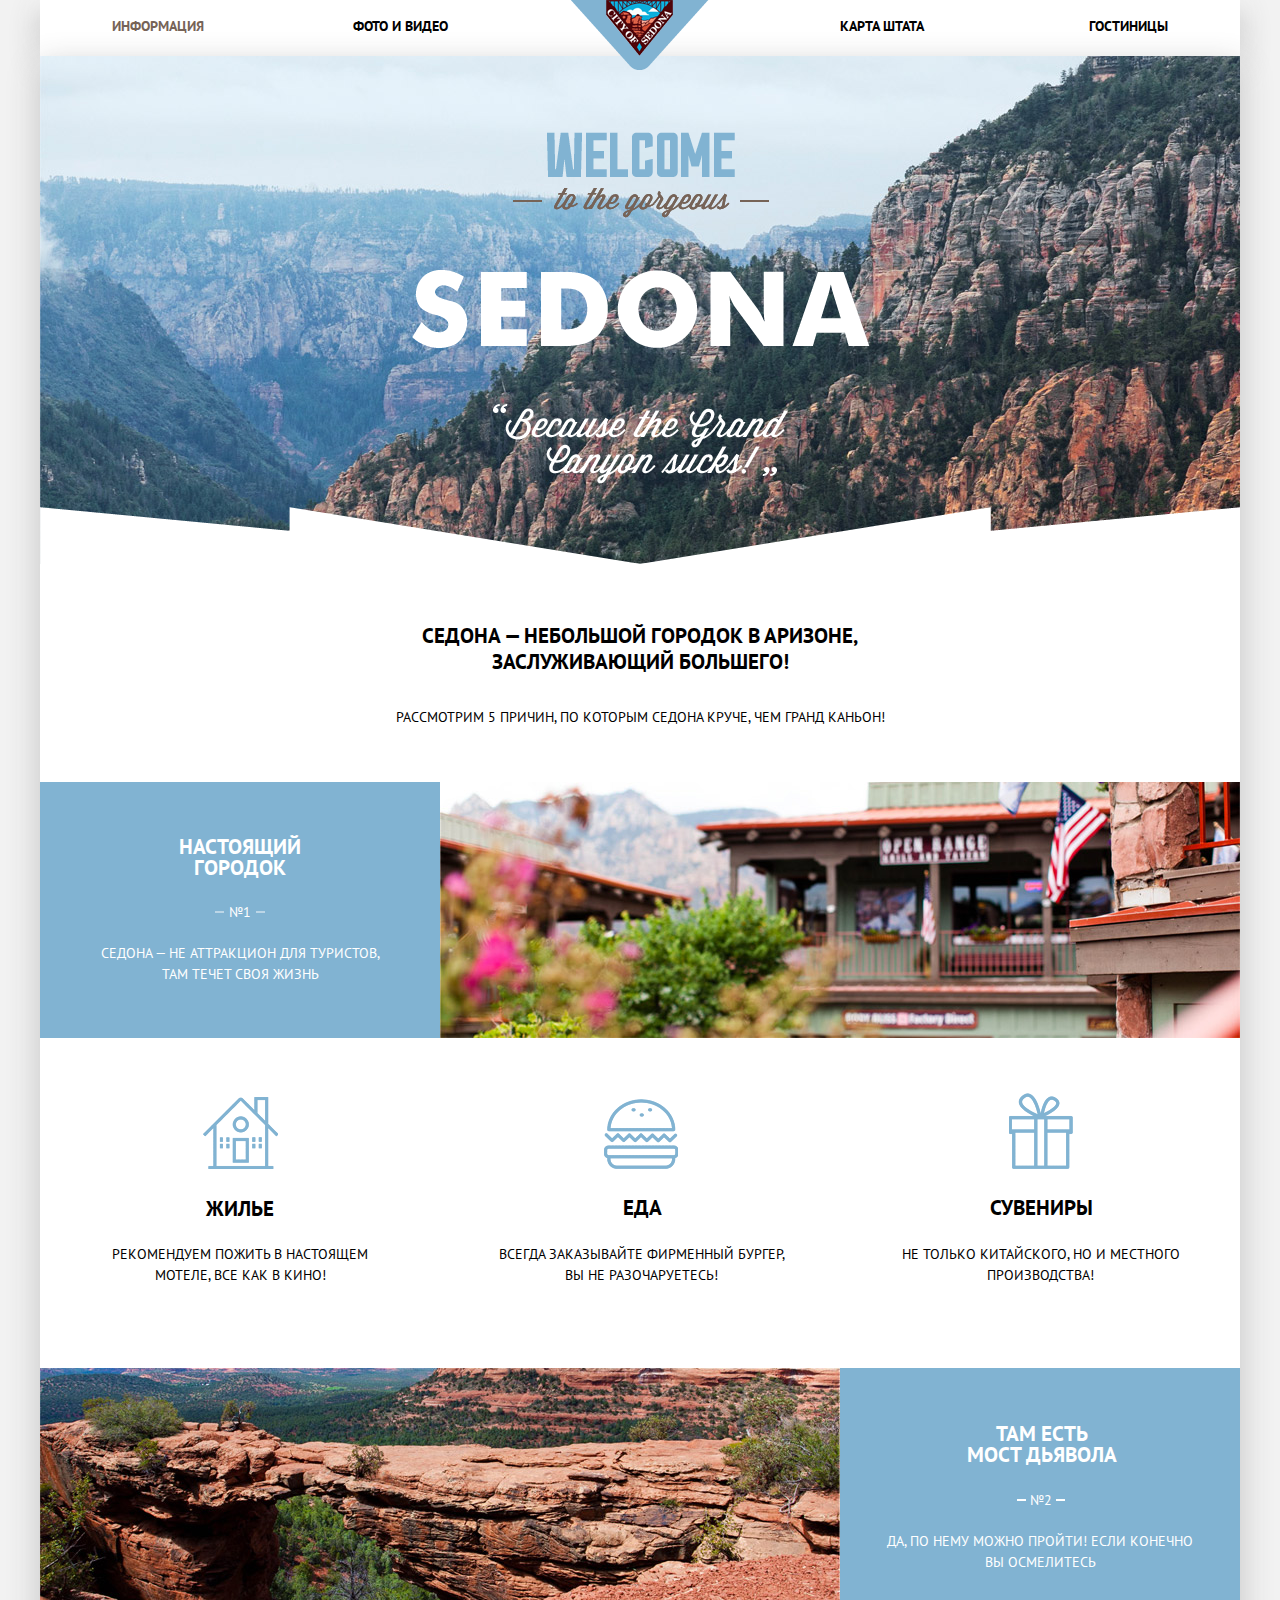
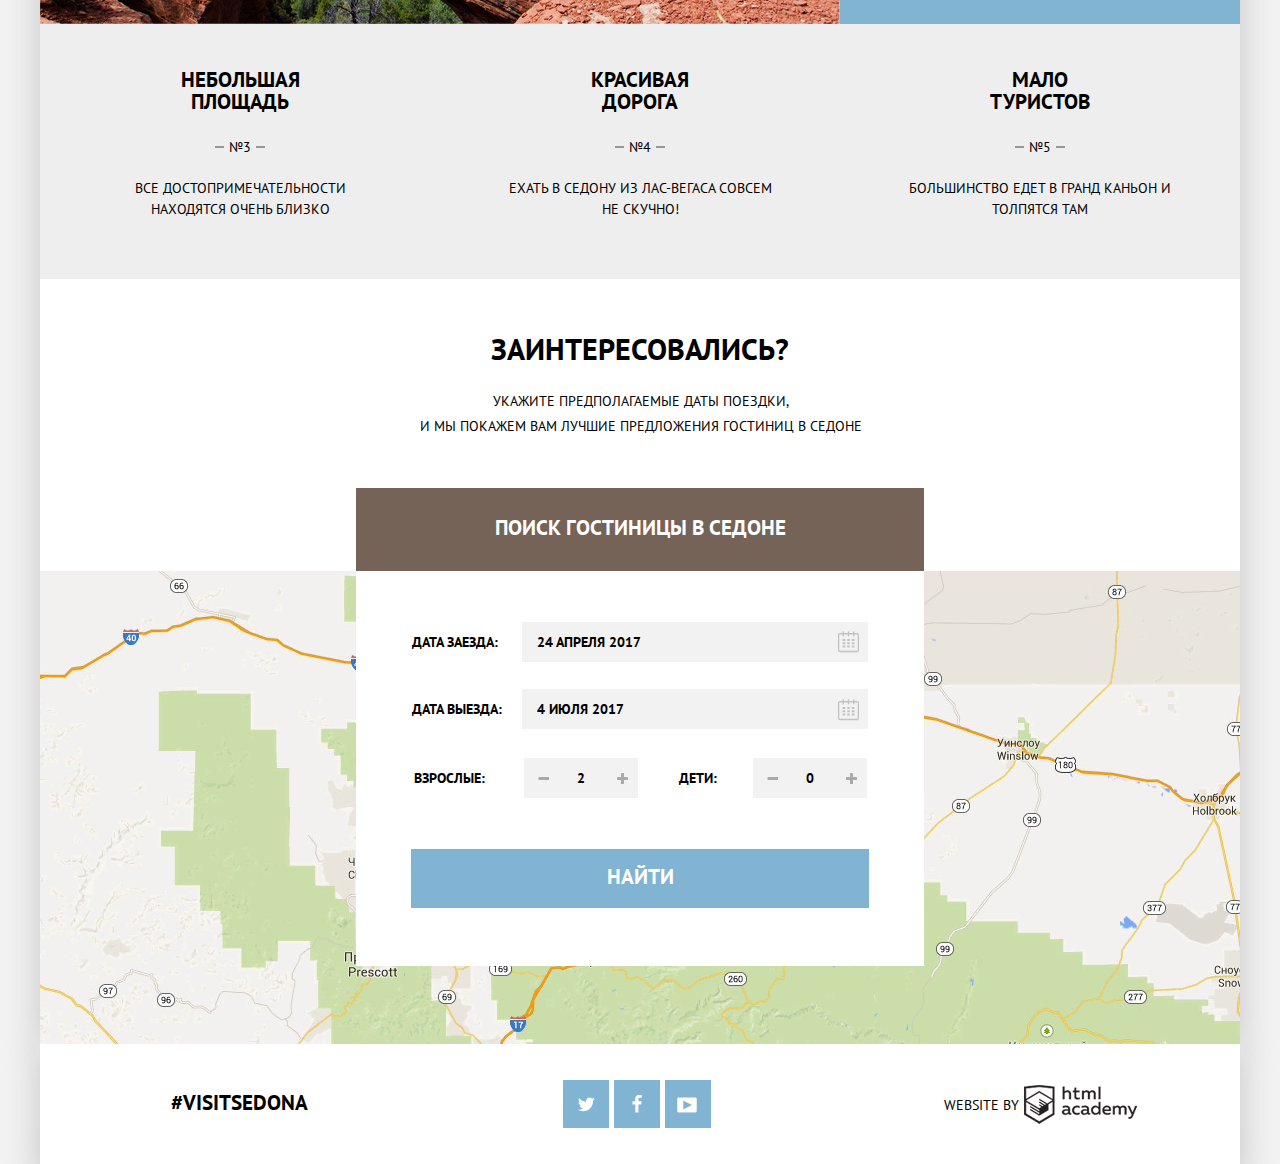
<file: index.html>
<!DOCTYPE html>
<html lang="ru">
	<head>
		<meta charset="UTF-8">
		<title>Седона - Главная страница</title>
		<link rel="StyleSheet" href="css/normalize.css" type="text/css">
		<link rel="StyleSheet" href="css/style.min.css" type="text/css">
		<link href="http://fonts.googleapis.com/css?family=PT+Sans:400,700&amp;subset=latin,cyrillic" rel="stylesheet" type="text/css">
	</head>
	<body>
		<header class="main-header">
			<div class="container">
				<a href="index.html" class="menu-logo"><img src="img/menu-logo.png" width="138" height="70" alt="Logo"></a>
				<nav>
					<ul class="navigation">
						<li><a class="menu-active" href="#">Информация</a></li>
						<li><a href="#">Фото и видео</a></li>
						<li><a href="#">Карта штата</a></li>
						<li><a href="catalog.html">Гостиницы</a></li>
					</ul>
				</nav>
			</div>
		</header>
		<main class="main-body">
			<div class="container">
				<div class="card">
					<img src="img/icon_main_label.png" width="458" height="352" alt="Main-label">
				</div>
				<div class="main-info">
					<p class="main-description">Седона — небольшой городок в Аризоне, заслуживающий большего!</p>
					<p class="side-description">Рассмотрим 5 причин, по которым седона круче, чем гранд каньон!</p>
				</div>
				<div class="main-cause">
					<section class="cause-text-left">
						<div class="city-description">
							<p class="city-description-title">Настоящий городок</p>
							<p class="city-description-number">№1</p>
							<p class="city-description-subtitle">Седона — не аттракцион для туристов, там течет своя жизнь</p>     
						</div>
						<div class="img-right">
							<img src="img/city-sedona.jpg" width="800" height="256" alt="City-sedona">
						</div>
					</section>
					<section class="main-facts">
						<div class="col housing">
							<p class="col-title">Жилье</p>
							<p class="col-about">Рекомендуем пожить в настоящем мотеле, все как в кино!</p>	
						</div>
						<div class="col food">
							<p class="col-title">Еда</p>
							<p class="col-about">Всегда заказывайте фирменный бургер, вы не разочаруетесь!</p>
						</div>
						<div class="col souvenirs">
							<p class="col-title">Сувениры</p>	
							<p class="col-about">Не только китайского, но и местного производства!</p>
						</div>
					</section>
					<section class="cause-text-right"> 
						<div class="img-left">
							<img src="img/Devil-Bridge.jpg" width="800" height="256" alt="Devil-Bridge">
						</div>
						<div class="devilbridge">
							<p class="devilbridge-description-title">Там есть <br> мост дьявола</p>
							<p class="devilbridge-description-number">№2</p>
							<p class="devilbridge-description-subtitle">Да, по нему можно пройти! Если конечно вы осмелитесь</p>
						</div> 	
					</section>
					<section class="side-facts">
						<div class="col square">
							<p class="col-title">Небольшая площадь</p>
							<p class="col-number">№3</p>
							<p class="col-about">Все достопримечательности находятся очень близко</p>	
						</div>
						<div class="col road">
							<p class="col-title">Красивая дорога</p>
							<p class="col-number">№4</p>
							<p class="col-about">Ехать в Седону из Лас-Вегаса совсем не скучно!</p>
						</div>
						<div class="col tourist">
							<p class="col-title">Мало туристов</p>
							<p class="col-number">№5</p>	
							<p class="col-about">Большинство едет в Гранд Каньон и толпятся там</p>
						</div>
					</section>
					<!-- Форма -->
					<div class="offer">
						<p class="offer-title">Заинтересовались?</p>
						<p class="offer-info">Укажите предполагаемые даты поездки, <br> и мы покажем вам лучшие предложения гостиниц в седоне</p>
						<div class="offer-block">
							<a class="offer-btn" href="#">Поиск гостиницы в Седоне</a>
							<div class="offer-form">
								<form method="post">
									<div class="offer-form-dates">
										<div class="offer-form-row">
											<i class="icon-calendar-arrive"></i>
											<label class="offer-form-label clearfix" for="offer-arrive-date">Дата заезда:</label>
											<input type="text" id="offer-arrive-date" value="24 апреля 2017" required >
										</div>
										<div class="offer-form-row clearfix">
											<i class="icon-calendar-departure"></i>
											<label class="offer-form-label" for="offer-departure-date">Дата выезда:</label>
											<input type="text" id="offer-departure-date" value="4 июля 2017" required>
										</div>
									</div>
									<div class="offer-form-row clearfix">
										<div class="offer-form-col offer-col-adult clearfix">
											<label class="offer-form-label" for="offer-audit-adult">Взрослые:</label>
											<input type="text" id="offer-audit-adult" value="2" required>
											<a class="offer-controls-subtract" href="#"></a>
											<a class="offer-controls-add" href="#"></a>
										</div>
										<div class="offer-form-col offer-col-junior clearfix">
											<label class="offer-form-label" for="offer-audit-junior">Дети:</label>
											<input type="text" id="offer-audit-junior" value="0" required>
											<a class="offer-controls-subtract" href="#"></a>
											<a class="offer-controls-add" href="#"></a>
										</div>
									</div>
									<button class="offer-form-btn" type="submit">Найти</button>
								</form>
							</div>
						</div>
					</div>
					<div class="map">
						<div class="map-image"></div>
							<img src="img/map-image.jpg" width="1200" height="593" alt="Карта Седоны">
						</div>
					</div>
			</div>
		</main>
		<footer class="main-footer">
			<div class="container">
				<section class="footer-hashtag">
					<p>#Visitsedona</p>
				</section>
				<section class="footer-social">
					<a class="social-btn social-btn-twitter" href="#">Twitter</a>
					<a class="social-btn social-btn-facebook" href="#">Facebook</a>
					<a class="social-btn social-btn-youtube" href="#">Youtube</a>
				</section>
				<section class="footer-copyright">
					<span class="footer-copyright-by">Website by</span>
					<a class="footer-copyright-log" href="https://htmlacademy.ru">HTML Academy</a>
				</section>
			</div>
		</footer>
	</body>
</html>
</file>
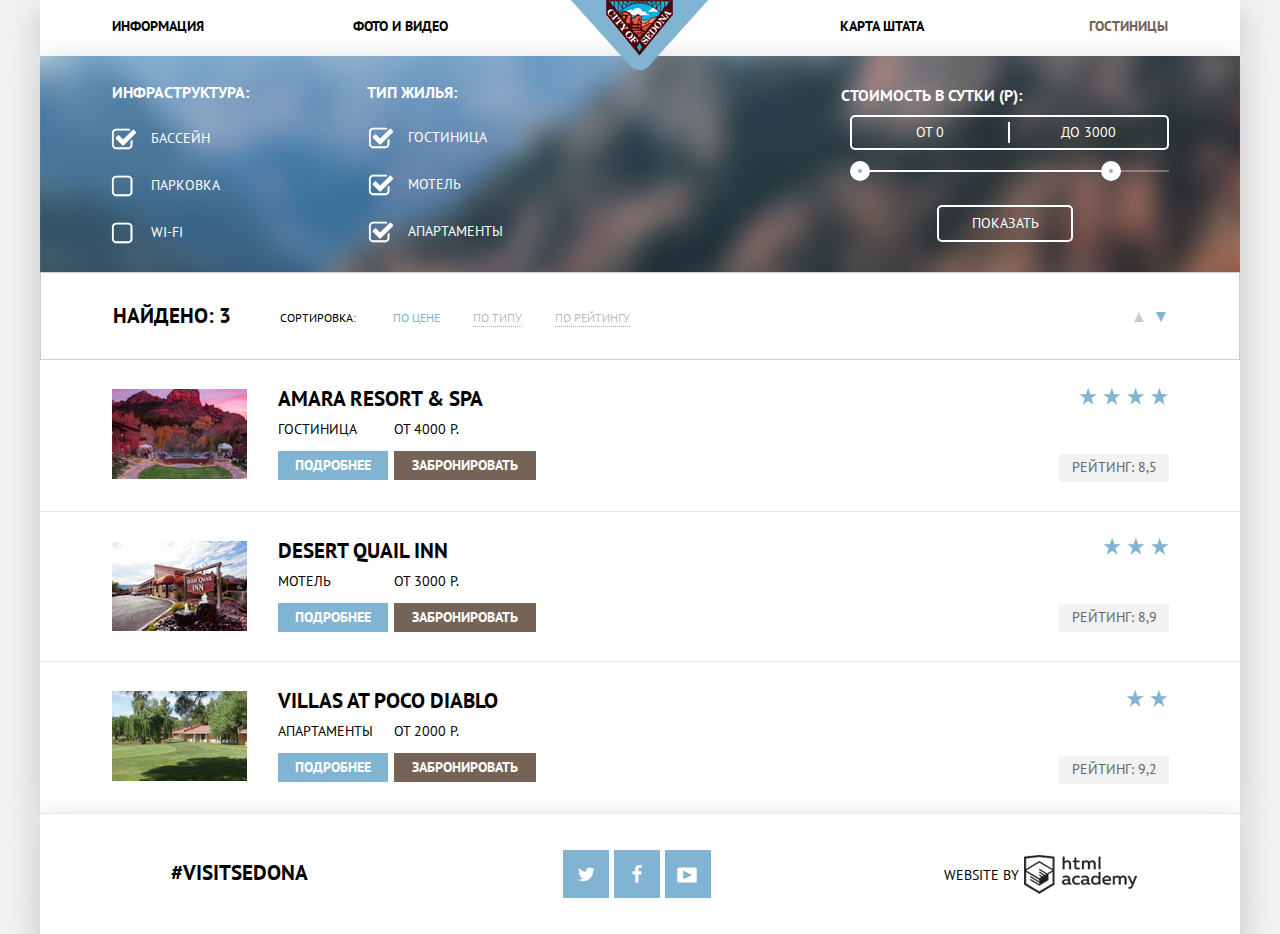
<file: catalog.html>
<!DOCTYPE html>
<html lang="ru">
	<head>
		<meta charset="UTF-8">
		<title>Седона - Каталог</title>
		<link rel="StyleSheet" href="css/normalize.css" type="text/css">
		<link rel="StyleSheet" href="css/style.min.css" type="text/css">
		<link href="http://fonts.googleapis.com/css?family=PT+Sans:400,700&amp;subset=latin,cyrillic" rel="stylesheet" type="text/css">
	</head>
	<body>
		<header class="main-header">
			<div class="container">
				<a href="index.html" class="menu-logo"><img src="img/menu-logo.png" width="138" height="70" alt="Logo"></a>
				<nav>
					<ul class="navigation">
						<li><a href="#">Информация</a></li>
						<li><a href="#">Фото и видео</a></li>
						<li><a href="#">Карта штата</a></li>
						<li><a class="menu-active" href="catalog.html">Гостиницы</a></li>
					</ul>
				</nav>
			</div>
		</header>
		<main class="main-body">
			<div class="container">
				<div class="filter clearfix">
					<form method="post">
						<div class="filter-infrastructure">
							<p class="filter-infrastructure-title">Инфраструктура:</p>
							<input type="checkbox" id="filter-pool" checked>
							<label class="filter-variant" for="filter-pool">Бассейн</label>
							<input type="checkbox" id="filter-parking">
							<label class="filter-variant" for="filter-parking">Парковка</label>
							<input type="checkbox" id="filter-wifi">
							<label class="filter-variant" for="filter-wifi">wi-fi</label>
						</div>
						<div class="filter-housing">
							<p class="filter-housing-title">Тип жилья:</p>
							<input type="checkbox" id="filter-hotel" checked>
							<label class="filter-variant" for="filter-hotel">Гостиница</label>
							<input type="checkbox" id="filter-motel" checked>
							<label class="filter-variant" for="filter-motel">Мотель</label>
							<input type="checkbox" id="filter-apartment" checked>
							<label class="filter-variant" for="filter-apartment">Апартаменты</label>
						</div>
						<div class="filter-price">
							<p class="filter-price-title">Стоимость в сутки (Р):</p>
							<div class="filter-price-controll">
								<div class="filter-price-boundaries">
									<input type="text" value="От 0" required>
									<input type="text" value="До 3000" required>
								</div>
								<div class="filter-price-scale">
									<div class="filter-scale-toggle filter-min-toggle"></div>
									<div class="filter-scale-toggle filter-max-toggle"></div>
								</div>
							</div>
							<button class="filter-btn" type="submit">Показать</button>
						</div>
					</form>
				</div>
				<div class="sort-result clearfix">
					<div class="options-left-column">
						<span class="options-found">Найдено: 3</span>
						<span class="options-about">Сортировка:</span>
						<a href="#" class="options-variant options-price options-active">По цене</a>
						<a href="#" class="options-variant options-type">По типу</a>
						<a href="#" class="options-variant options-functions">По рейтингу</a>
					</div>
					<div class="options-right-column">
						<a class="options-up-arrow" href="#"></a>
						<a class="options-down-arrow options-active" href="#"></a>
					</div>
				</div>
				<div class="result">
					<div class="result-housing clearfix amara">
						<div class="result-housing-left">
							<div class="result-housing-img">
								<img src="img/result-hotel-amara.jpg" width="135" height="90" alt="Amara_Resort_Spa">
							</div>
							<div class="result-housing-infoblock">
								<a class="result-infoblock-title" href="#">Amara resort &#38; spa</a>
								<div class="result-about clearfix">
									<div class="result-about-housing">
										<p class="result-housing-type">Гостиница</p>
										<a class="result-housing-more" href="#">Подробнее</a>
									</div>
									<div class="result-about-booking">
										<p class="result-about-price">от 4000 р.</p>
										<a class="result-booking-btn" href="#">Забронировать</a>
									</div>
								</div>
							</div>
						</div>
						<div class="result-housing-ratings">
							<div class="result-ratings-stars result-ratings-four"></div>
							<p class="result-mark-info">Рейтинг: 8,5</p>
						</div>
					</div>
					<div class="result-housing clearfix desert">
						<div class="result-housing-left">
							<div class="result-housing-img">
								<img src="img/result-hotel-desert.jpg" width="135" height="90" alt="Desert_Quail_Inn">
							</div>
							<div class="result-housing-infoblock">
								<a class="result-infoblock-title" href="#">Desert Quail Inn</a>
								<div class="result-about clearfix">
									<div class="result-about-housing">
										<p class="result-housing-type">Мотель</p>
										<a class="result-housing-more" href="#">Подробнее</a>
									</div>
									<div class="result-about-booking">
										<p class="result-about-price">от 3000 р.</p>
										<a class="result-booking-btn" href="#">Забронировать</a>
									</div>
								</div>
							</div>
						</div>
						<div class="result-housing-ratings">
							<div class="result-ratings-stars result-ratings-three"></div>
							<p class="result-mark-info">Рейтинг: 8,9</p>
						</div>
					</div>
					<div class="result-housing clearfix villas">
						<div class="result-housing-left">
							<div class="result-housing-img">
								<img src="img/result-hotel-villas.jpg" width="135" height="90" alt="Villas_at_Poco_Diabl">
							</div>
							<div class="result-housing-infoblock">
								<a class="result-infoblock-title" href="#">Villas at Poco Diablo</a>
								<div class="result-about clearfix">
									<div class="result-about-housing">
										<p class="result-housing-type">Апартаменты</p>
										<a class="result-housing-more" href="#">Подробнее</a>
									</div>
									<div class="result-about-booking">
										<p class="result-about-price">от 2000 р.</p>
										<a class="result-booking-btn" href="#">Забронировать</a>
									</div>
								</div>
							</div>
						</div>
						<div class="result-housing-ratings">
							<div class="result-ratings-stars result-ratings-two"></div>
							<p class="result-mark-info">Рейтинг: 9,2</p>
						</div>
					</div>
				</div>	
			</div>  
		</main>
		<footer class="main-footer">
			<div class="container">
				<section class="footer-hashtag">
					<p>#Visitsedona</p>
				</section>
				<section class="footer-social">
					<a class="social-btn social-btn-twitter" href="#">Twitter</a>
					<a class="social-btn social-btn-facebook" href="#">Facebook</a>
					<a class="social-btn social-btn-youtube" href="#">Youtube</a>
				</section>
				<section class="footer-copyright">
					<span class="footer-copyright-by">Website by</span>
					<a class="footer-copyright-log" href="https://htmlacademy.ru">HTML Academy</a>
				</section>
			</div>
		</footer>
	</body>
</html>
</file>
<file: css/style.min.css>
@charset "utf-8";body,figure,h1,h2,h3,input,p,ul{margin:0;padding:0}.container,body{min-width:768px}.navigation a,body{text-transform:uppercase}.card:after,.clearfix::after{content:""}.col-title,.main-info,.navigation a{font-weight:700;text-decoration:none}@font-face{font-family:wisdom_scriptregular;font-weight:400;font-style:normal;src:url(../fonts/wisdom_script_aj-webfont.eot);src:url(../fonts/wisdom_script_aj-webfont.eot?#iefix) format("embedded-opentype"),url(../fonts/wisdom_script_aj-webfont.woff) format("woff"),url(../fonts/wisdom_script_aj-webfont.ttf) format("truetype")}@font-face{font-family:sullivanfill;font-weight:400;font-style:normal;src:url(../fonts/sullivan-fill-webfont.eot);src:url(../fonts/sullivan-fill-webfont.eot?#iefix) format("embedded-opentype"),url(../fonts/sullivan-fill-webfont.woff) format("woff"),url(../fonts/sullivan-fill-webfont.ttf) format("truetype"),url(../fonts/sullivan-fill-webfont.svg#sullivanfill) format("svg")}@font-face{font-family:zeroneroblack;font-weight:400;font-style:normal;src:url(../fonts/zeronero-webfont.eot);src:url(../fonts/zeronero-webfont.eot?#iefix) format("embedded-opentype"),url(../fonts/zeronero-webfont.woff) format("woff"),url(../fonts/zeronero-webfont.ttf) format("truetype"),url(../fonts/zeronero-webfont.svg#zeroneroblack) format("svg")}body{background-color:#f2f2f2;font-family:"PT Sans",sans-serif,Arial}a:focus{outline:0}ul{list-style:none}.clearfix::after{display:table;clear:both}.city-description,.img-right,.navigation li{display:inline-block;vertical-align:top}.container{max-width:1200px;margin:0 auto;background-color:#fff;-webkit-box-shadow:0 10px 30px 0 rgba(50,50,50,.3);-moz-box-shadow:0 10px 30px 0 rgba(50,50,50,.3);box-shadow:0 10px 30px 0 rgba(50,50,50,.3),0 -10px 30px 0 #fff}.navigation{min-height:56px;font-size:0;padding-left:6%;padding-right:6%}.navigation li{width:20%;padding-top:15px;padding-bottom:15px;text-align:center;margin-top:-2px}.navigation li:nth-child(1){text-align:left}.navigation li:nth-child(2){text-align:left;margin-left:30px}.navigation li:nth-child(3){text-align:right;margin-left:148px}.navigation li:nth-child(4){text-align:right;margin-left:33px}.card,.city-description,.city-description p,.col-number,.devilbridge,.devilbridge p,.main-description,.offer,.offer-btn,.side-description{text-align:center}.menu-logo{padding:0;margin:0;position:absolute;left:50%;top:0;z-index:5;transform:translateX(-50%)}.navigation a{color:#000;font-size:14px;line-height:26px;width:20%}.card{position:relative;padding-top:70px;padding-bottom:90px;background:url(../img/index-logo.jpg) 0 -56px no-repeat #647E94;background-size:100% auto;min-height:348px}.card img{position:absolute;top:76px;left:372px}.card:after{position:absolute;bottom:0;left:0;width:100%;height:57px;background:url(../img/logo-shape.png) no-repeat;background-size:100% 57px}.card-greetings{color:#81b3d2;font-family:sullivanfill,sans-serif,Arial;font-size:63px;line-height:70px}.card-subgreetings{text-transform:none;color:#766357;font-family:wisdom_scriptregular,sans-serif,Arial;font-size:29px;line-height:44px;position:relative;top:-17px;width:200px;margin-right:auto;margin-bottom:5px;margin-left:auto}.card-subgreetings:after,.card-subgreetings:before{position:absolute;top:25px;width:29px;height:2px;content:"";background-color:#766357}.card-subgreetings:before{left:-29px}.card-subgreetings:after{right:-29px}.card-title{color:#fff;font-family:zeroneroblack,sans-serif,Arial;font-size:116px;line-height:142px;margin:10px}.card-slogan,.city-description p{margin-right:auto;margin-left:auto}.card-slogan{text-transform:none;color:#fff;font-family:wisdom_scriptregular,sans-serif,Arial;font-size:36px;line-height:36px;width:340px}.main-info{padding-top:59px;padding-bottom:52px}.col-title,.main-info{color:#000;font-size:21px;line-height:26px}.main-description{margin-bottom:29px}.side-description{color:#000;font-size:14px;font-weight:400;line-height:26px}.main-description,.side-description{width:500px;margin-right:auto;margin-left:auto}.cause-text-left{overflow:hidden;height:256px;font-size:0}.city-description{box-sizing:border-box;width:400px;height:310px;padding-top:54px;padding-right:50px;padding-left:50px;background-color:#81b3d2}.city-description-title,.devilbridge-description-title,.offer-btn{text-transform:uppercase;color:#fff;font-size:21px;font-weight:700;line-height:26px}.city-description-title{width:130px;margin-bottom:24px}.city-description p{line-height:21px}.city-description-number,.city-description-subtitle,.col-about,.col-number,.devilbridge-description-number,.devilbridge-description-subtitle,.result-about-price,.result-housing-type{color:#000;font-size:14px;font-weight:400;line-height:21px}.main-facts,.side-facts{font-size:0}.city-description-number,.city-description-subtitle,.devilbridge-description-number,.devilbridge-description-subtitle{color:#fff}.city-description-number{position:relative;width:50px;margin-bottom:20px}.city-description-number:after,.city-description-number:before{position:absolute;top:9px;width:9px;height:2px;content:"";background-color:#bcd6e7}.city-description-number:before{left:0}.city-description-number:after{right:0}.img-right{margin:0;padding:0;line-height:0;width:800px}.img-right img{display:block;width:100%}.col,.img-left{display:inline-block;vertical-align:top}.city-description-subtitle{width:280px}.col{box-sizing:border-box;width:400px;min-height:330px;padding-top:163px;padding-right:4%;padding-left:4%;text-align:center}.col-title{position:relative;width:150px;margin-right:auto;margin-bottom:27px;margin-left:auto}.food .col-title:before,.housing .col-title:before{width:75px;position:absolute;content:""}.housing .col-title:before{top:-99px;left:38px;height:75px;background:url(../img/sprite.png) -289px -4px no-repeat}.housing p{margin-top:-5px}.food .col-title{margin-bottom:18px;margin-top:-6px;margin-left:79px}.souvenirs .col-about{margin-top:-4px;margin-left:1px}.food .col-about{margin-top:23px;margin-left:3px}.souvenirs .col-title{margin-top:-6px;margin-left:78px}.food .col-title:before{top:-96px;left:37px;height:70px;background:url(../img/sprite.png) -207px -4px no-repeat}.souvenirs .col-title:before{position:absolute;top:-102px;left:43px;width:64px;height:76px;content:"";background:url(../img/sprite.png) -411px -4px no-repeat}.img-left{width:800px;margin:0;padding:0;line-height:0}.img-left img{display:block;width:100%}img{border:0}.cause-text-right{overflow:hidden;height:256px;font-size:0}.devilbridge{display:inline-block;box-sizing:border-box;width:400px;height:310px;padding-top:4%;padding-right:5%;padding-left:5%;vertical-align:top;background-color:#81b3d2}.devilbridge-description-title{width:240px;margin-bottom:24px;line-height:21px;margin-top:7px;margin-left:22px}.devilbridge-description-number{position:relative;width:48px;margin-bottom:20px;margin-left:117px;margin-top:25px}.devilbridge-description-subtitle{margin-left:-17px;width:314px}.col-number:after,.devilbridge-description-number:after{position:absolute;top:9px;right:0;width:9px;height:2px;content:"";background-color:#fff}.col-number:before,.devilbridge-description-number:before{position:absolute;top:9px;left:0;width:9px;height:2px;content:"";background-color:#fff}.side-facts{min-height:255px;background-color:#eee}.side-facts .col{min-height:255px;padding-top:50px;padding-left:64px}.side-facts .benefits-block-title{margin-bottom:12px}.col-number:after,.col-number:before{background-color:#979797}.col-number{position:relative;width:50px;margin:24px 124px 20px 111px}.side-facts .col-title{margin-bottom:11px;margin-top:-5px;margin-left:61px;line-height:22px}.side-facts .col-about{margin-left:-4px;width:280px}.offer{padding-top:57px}.offer-title{color:#000;font-size:30px;font-weight:700;line-height:26px;margin-bottom:27px}.offer-info{color:#000;font-size:14px;font-weight:400;width:500px;margin-bottom:49px;margin-left:351px;line-height:25px}.offer-block{position:relative;width:568px;margin-right:auto;margin-left:auto}.offer-btn{display:block;width:100%;padding-top:27px;padding-bottom:30px;text-decoration:none;background-color:#766357}.offer-form{position:absolute;z-index:100;top:83px;left:0;display:block;width:458px;padding:55px;background-color:#fff;font-size:0;min-height:285px}.offer-form-dates{margin-bottom:-2px;margin-left:-1px}.offer-form-row{margin-bottom:31px;user-select:none;font-size:0;margin-top:-4px}.offer-form-label,.offer-form-label+input{text-decoration:none;text-transform:uppercase;color:#000;font-size:14px;font-weight:700;line-height:26px}.offer-form-row label{display:inline-block;width:110px;text-align:left;vertical-align:middle;cursor:pointer}.offer-form-row input{position:static;display:inline-block;width:301px;padding:5px 30px 5px 15px;vertical-align:middle;border-style:none;background-color:#f2f2f2;min-height:30px}.offer-form-col,.social-btn{vertical-align:top;display:inline-block}.icon-calendar-arrive,.icon-calendar-departure{right:65px;width:21px;height:22px;background:url(../img/sprite.png) -60px -4px no-repeat}.offer-form-dates+.offer-form-row{margin-bottom:51px;margin-top:29px}.icon-calendar-arrive{top:60px}.icon-calendar-departure{top:128px}.offer-form-row i{font-size:21px;position:absolute;color:#a9a9a9;cursor:pointer}.offer-form-col:first-child label{text-align:left}.filter-price,.offer-form-col input,.offer-form-col label{text-align:center}.offer-form-col input{width:32px;padding-right:41px;padding-left:41px}.offer-controls-add,.offer-controls-subtract{position:relative;cursor:pointer}.offer-controls-add:after,.offer-controls-subtract:before{position:absolute;width:11px;content:""}.offer-controls-subtract:before{top:-1.5px;left:-100px;height:11px;background:url(../img/sprite.png) -372px -4px no-repeat}.offer-controls-add:after{top:-5px;right:10px;height:0;height:11px;background:url(../img/sprite.png) -392px -4px no-repeat}.map,.social-btn{position:relative}.offer-form-col{box-sizing:border-box;width:50%;font-size:0}.footer-hashtag,.offer-form-btn{font-size:21px;font-weight:700;line-height:26px}.offer-form-btn{text-transform:uppercase;color:#fff;width:100%;padding-top:15px;padding-bottom:18px;border:none;background-color:#81b3d2;cursor:pointer}.map{overflow:hidden;height:473px}.footer-hashtag{text-decoration:none;color:#000;padding-top:46px}.footer-copyright,.footer-hashtag,.footer-social{display:inline-block;box-sizing:border-box;width:33.33%;min-height:120px;text-align:center;vertical-align:top}.footer-social{padding-top:36px;font-size:0}.footer-copyright{padding-top:41px;font-size:0;padding-left:7px}.social-btn{width:46px;height:48px;margin-right:5px;background-color:#81b3d2}.social-btn:before{position:absolute;width:22px;height:20px;content:""}.social-btn-twitter:before{top:15px;left:15px;background:url(../img/sprite.png) -633px -19px no-repeat}.social-btn-facebook:before{top:15px;left:17px;background:url(../img/sprite.png) -170px -18px no-repeat}.social-btn-youtube:before{top:17px;left:12px;background:url(../img/sprite.png) -685px -20px no-repeat}.footer-copyright-by{color:#000;font-size:14px;font-weight:400;line-height:26px}.footer-copyright a,.footer-copyright span{display:inline-block;vertical-align:middle}.footer-copyright-log{width:113px;height:39px;margin-right:5px;margin-left:5px;background:url(../img/copyright.png) no-repeat}footer{font-size:0}.navigation .menu-active{color:#766357}.filter{padding-top:29px;background:url(../img/hotel-page-logo.jpg) no-repeat #647e94;background-size:100% auto;background-position-y:-55px}.filter-housing,.filter-infrastructure{float:left;box-sizing:border-box;width:254px;padding-left:73px;margin-top:-4px;margin-bottom:3px}.filter-housing-title,.filter-infrastructure-title,.filter-price-title{color:#fff;font-size:16px;font-weight:700;line-height:21px}.filter-housing-title,.filter-infrastructure-title{margin-bottom:24px}.filter-housing input,.filter-infrastructure input{display:none}.filter-btn,.filter-price-boundaries input,.filter-price-controll,.filter-variant{text-transform:uppercase;color:#fff;font-size:14px;font-weight:400;line-height:21px}.filter-variant{position:relative;display:block;margin-bottom:26px;margin-left:38px;margin-top:25px;cursor:pointer}.filter-price-boundaries input,.options-left-column a,.options-left-column span,.options-right-column a,.result-housing-img,.result-housing-infoblock{display:inline-block;vertical-align:top}.filter-housing{padding-left:74px}input+.filter-variant:before{position:absolute;top:0;left:-40px;width:22px;height:22px;content:"";background:url(../img/sprite.png) -89px -4px no-repeat}.filter-housing-title,.filter-infrastructure-title{margin-top:1px;margin-left:-1px}.filter-housing .filter-variant{margin-top:24px;margin-left:40px}input:checked+.filter-variant:before{position:absolute;top:0;left:-40px;width:26px;height:22px;background:url(../img/sprite.png) -119px -4px no-repeat}.filter-price-scale:after,.filter-price-scale:before{top:9px;height:2px;left:0;content:""}.filter-price{float:right;box-sizing:border-box;width:390px;padding-right:71px}.filter-price-title{margin-bottom:9px;text-align:left;margin-left:-9px}.filter-price-boundaries{margin-bottom:11px;padding-top:5px;padding-bottom:5px;border:2px solid #fff;border-radius:5px;font-size:0}.filter-price-boundaries input{box-sizing:border-box;width:50%;text-align:center;border:none;background-color:transparent}.filter-price-boundaries input:nth-child(2n+1){border-right:2px solid #fff}.filter-price-scale{position:relative;min-height:20px;margin-bottom:25px}.filter-btn{width:136px;padding-top:6px;padding-bottom:6px;border:2px solid #fff;border-radius:5px;background-color:transparent;margin-left:-9px;margin-top:-1px;cursor:pointer}.filter-price-scale:before{position:absolute;right:0;background-color:rgba(255,255,255,.3)}.filter-price-scale:after{position:absolute;right:15%;background-color:#fff}.filter-scale-toggle{position:absolute;top:0;width:20px;height:20px;cursor:pointer;border-radius:50%;background-color:#fff}.filter-min-toggle{left:0}.filter-scale-toggle:before{position:absolute;z-index:10;top:8px;left:8px;width:4px;height:4px;content:"";border-radius:50%;background-color:#ababab}.filter-max-toggle{right:15%}.sort-result{padding-top:30px;padding-bottom:30px;border:1px solid #ccc}.options-left-column{float:left;box-sizing:border-box;width:625px;padding-left:6%;font-size:0}.options-found{margin-right:49px}.sort-result .options-found{text-decoration:none;color:#000;font-size:21px;font-weight:700;line-height:26px}.options-about,.options-left-column a{padding-top:6px}.options-about{margin-right:37px}.options-variant,.sort-result span{text-decoration:none;color:#000;font-size:12px;font-weight:400;line-height:17px}.options-variant{color:rgba(0,0,0,.3);border-bottom:1px dotted #81b3d2}.options-active{color:#81b3d2;border-bottom-color:transparent}.options-left-column a{margin-right:33px}.options-right-column{float:right;width:70px;margin-right:7%;padding-top:12px;text-align:right;font-size:0}.options-up-arrow{position:relative;margin-top:-3px;margin-right:5px}.options-right-column a{width:4px;height:14px}.options-down-arrow{position:relative;margin-left:13px;margin-top:-3px;margin-right:-5px}.options-down-arrow:before,.options-up-arrow:before{position:absolute;top:0;left:0;width:0;height:0;content:"";border-width:10px 5px 0;border-style:solid;border-color:#ccc transparent transparent}.options-up-arrow:before{border-width:0 5px 10px;border-color:transparent transparent #ccc}.options-down-arrow.options-active:before{border-color:#81b3d2 transparent transparent}.result-housing{padding-top:26px;padding-bottom:29px;border-bottom:1px solid #e5e5e5}.result-housing-left{float:left;box-sizing:border-box;width:500px;padding-left:6%;font-size:0}.result-housing-img{width:135px;min-height:90px;margin-right:31px;padding-top:3px}.result-booking-btn,.result-housing-more{display:block;padding-top:4px;padding-bottom:4px;text-align:center}.result-housing-infoblock{width:258px}.result-infoblock-title{text-decoration:none;color:#000;font-size:21px;font-weight:700;line-height:26px;display:block;max-width:258px;margin-bottom:6px}.result-about-housing{float:left;width:110px;margin-top:1px}.result-about-price,.result-housing-type{margin-bottom:11px}.result-booking-btn,.result-housing-more{text-decoration:none;color:#fff;font-size:14px;font-weight:700;line-height:21px}.result-housing-more{width:100%;background-color:#81b3d2}.result-about-booking{float:right;width:142px;margin-top:1px}.result-booking-btn{width:100%;background-color:#766357}.result-ratings-four,.result-ratings-three,.result-ratings-two{background:url(../img/sprite.png) -483px -4px no-repeat}.result-housing-ratings{float:right;box-sizing:border-box;width:190px;padding-right:5%}.result-ratings-stars{width:114px;min-height:17px;margin-bottom:49px}.result-ratings-four{width:90px;margin-left:29px;margin-top:2px}.result-ratings-three{width:65px;margin-left:53px}.result-ratings-two{width:45px;margin-left:76px;margin-top:2px}.result-mark-info{color:#666;font-size:14px;font-weight:400;line-height:21px;width:110px;padding-top:3px;padding-bottom:4px;text-align:center;background-color:#f2f2f2;margin-left:9px}
</file>
